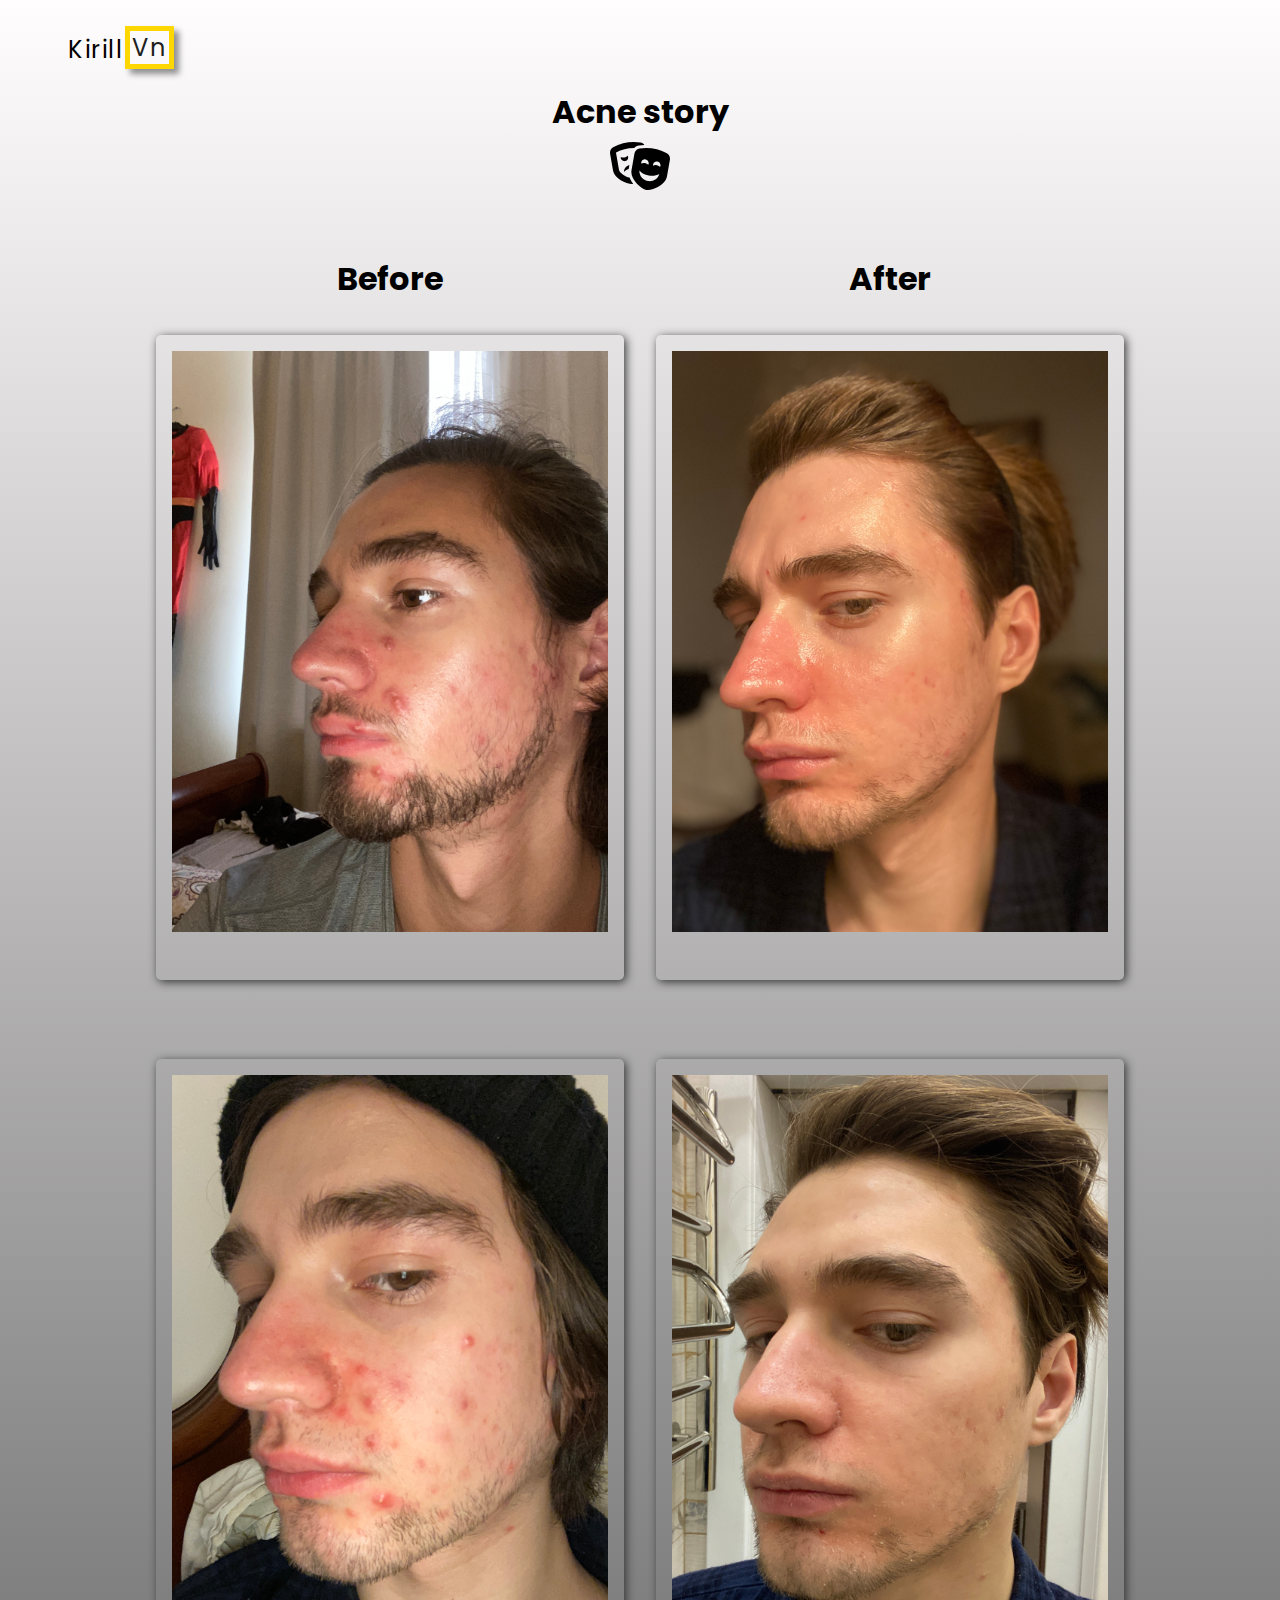
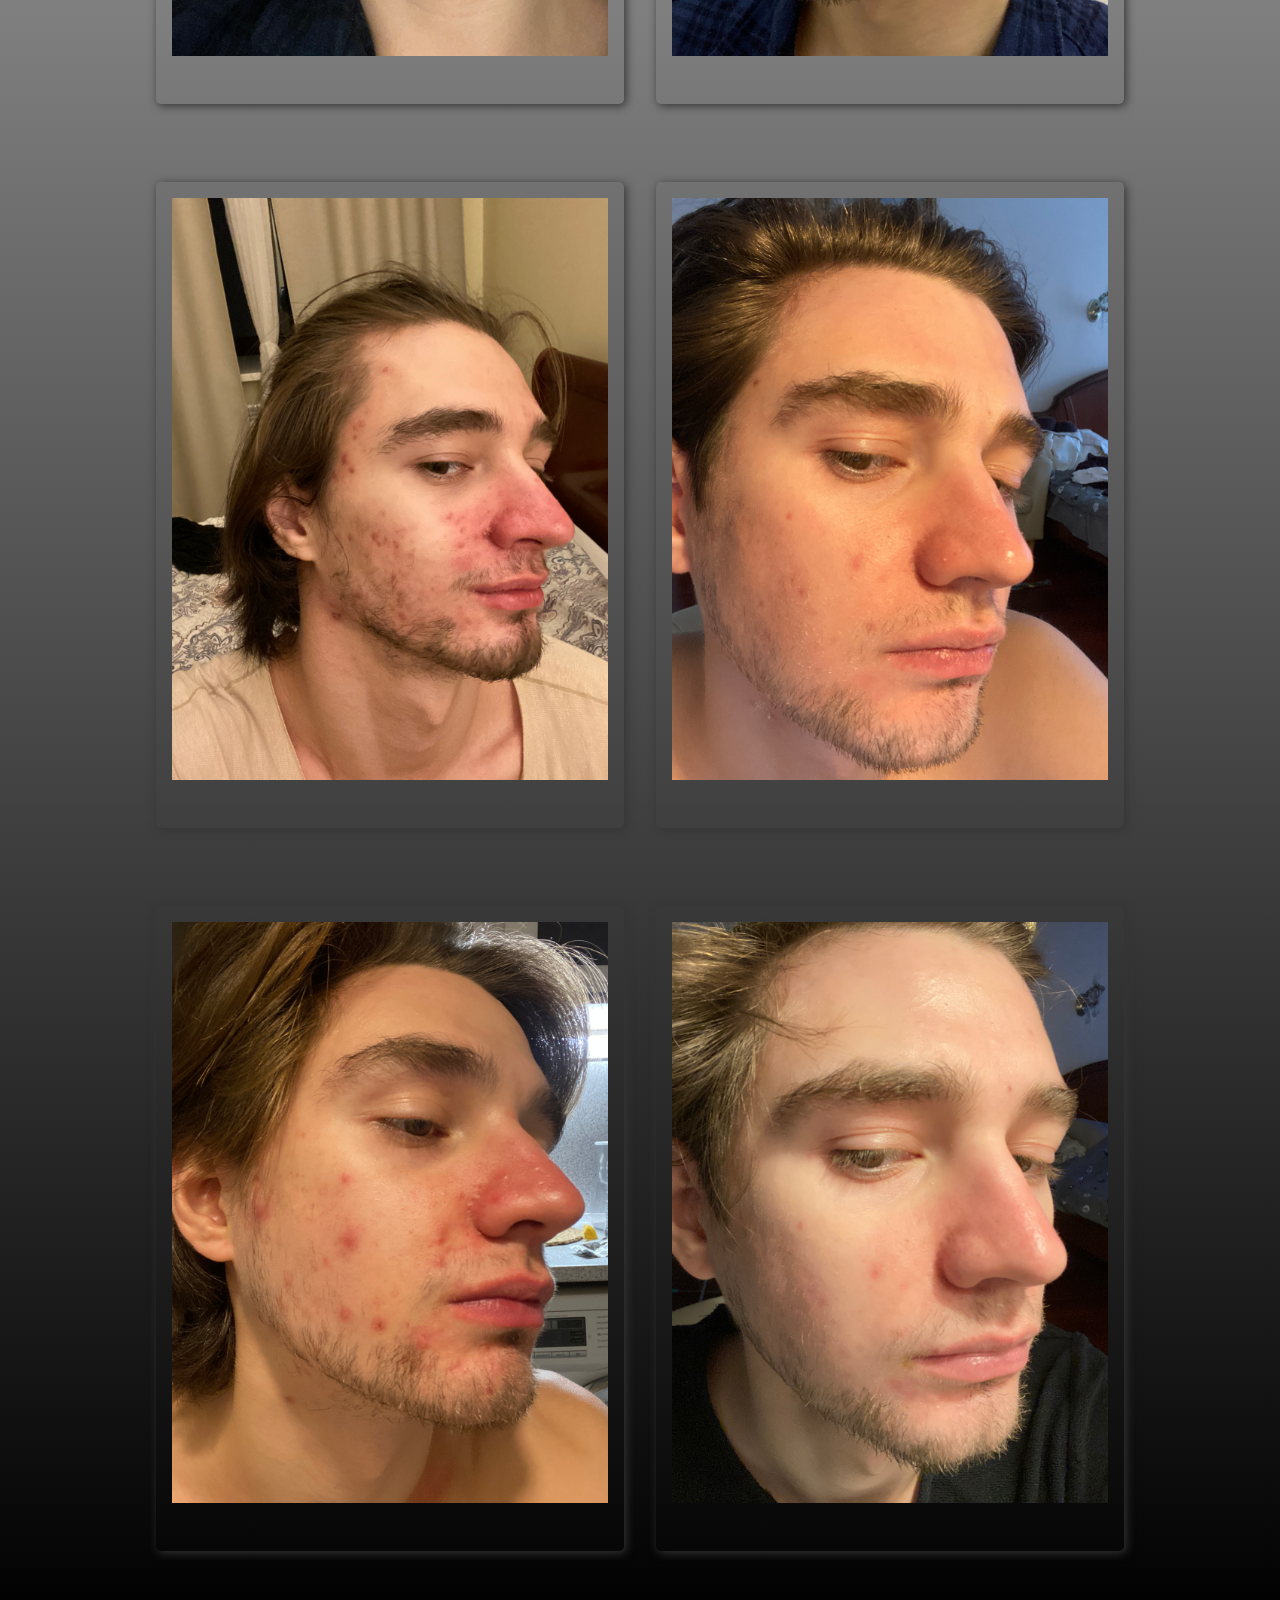
<file: acne.html>
<!DOCTYPE html>
<html lang="en">
<head>
    <meta charset="UTF-8">
    <meta http-equiv="X-UA-Compatible" content="IE=edge">
    <meta name="viewport" content="width=device-width, initial-scale=1.0">
    <title>Acne</title>
    <link rel="stylesheet" href="css/styles.css">
</head>
<body>
    <header class="acne">
        <a href="index.html" class="logo">Kirill<span>Vn</span></a>
        <h1 class="acne-title">Acne story</h1>
        <img class="icon" src="icons/masks-theater-solid.svg" alt="">

    </header>
    <div class="container">
        <main class="acne-story">
            <div class="acne-before">
                <h2 class="acne-title">Before</h2>
                <ul class="acne-ul">
                    <li class="acne-li"><img src="acne-img/before1.jpeg" alt="" class="acne-img"></li>
                    <li class="acne-li"><img src="acne-img/before2.jpeg" alt="" class="acne-img"></li>
                    <li class="acne-li"><img src="acne-img/before3.jpeg" alt="" class="acne-img"></li>
                    <li class="acne-li"><img src="acne-img/before4.jpeg" alt="" class="acne-img"></li>
                </ul>
            </div>
            <div class="acne-after">
                <h2 class="acne-title">After</h2>
                <ul class="acne-ul">
                    <li class="acne-li"><img src="acne-img/after1.JPG" alt="" class="acne-img"></li>
                    <li class="acne-li"><img src="acne-img/after2.JPG" alt="" class="acne-img"></li>
                    <li class="acne-li"><img src="acne-img/after3.JPG" alt="" class="acne-img"></li>
                    <li class="acne-li"><img src="acne-img/after5.JPG" alt="" class="acne-img"></li>
                </ul>
            </div>
        </main>
    </div>
    
</body>
</html>
</file>
<file: css/styles.css>
@import url("https://fonts.googleapis.com/css2?family=Open+Sans:wght@700&family=Poppins:ital,wght@0,300;0,400;0,700;1,200;1,300&display=swap");

body {
  font-family: "Open Sans", sans-serif;
  font-family: "Poppins", sans-serif;
  margin: 0;
  padding: 0;
  background: linear-gradient(rgb(255, 253, 253), rgb(0, 0, 0));
  position: relative;
  z-index: 2;
}
.wrapper {

  
  margin: 0 auto;
}

* {
  box-sizing: border-box;
}
.icon {
  width: 60px;
  height: 60px;
  display: block;
  margin: 0 auto;
}

header {
  padding: 2em;
  position: relative;
  z-index: 99;
}
.menu {
  display: flex;
  justify-content: space-between;
  align-items: unset;
}

ul {
  max-width: 100%;
  display: inline-block;
  text-align: right;
}
li {
  padding: 0 1rem;
  display: inline-block;
  list-style: none;
  text-decoration: none;
  font-size: 1.2rem;
}
li:hover {
  transform: scale(1.1);
  transition: 0.1s;
}

a {
  text-decoration: none;
  color: #fff;
}

a.logo {
  font-size: 1.5em;
  font-weight: 400;
  margin-left: 1.5em;
  margin-top: 0.5em;
  color: initial;
  letter-spacing: 1.5px;
}
a.logo:active {
  text-shadow: 2px 2px 2px rgb(192, 192, 192);
}

a.menu-nav {
  padding: 0 10px;
  color: initial;
  letter-spacing: 3px;
}
a.menu-nav:hover {
  border-bottom: 2px solid black;
  transition: 0.1s;
  color: rgb(92, 92, 92);
}
a.menu-nav:active {
  color: black;
}

span {
  color: rgb(32, 32, 32);
  padding: 0 2px;
  font-weight: 400;
  margin: 0.1em;
  position: relative;
  top: -2px;
  border: 5px solid rgb(255,215,0);
  box-shadow: 5px 5px 6px rgb(143, 143, 143);
}
span:active {
  box-shadow: 5px 5px 6px rgb(43, 43, 43);
}

.container {
  width: 1000px;
  max-width: 100%;
  margin: 0 auto;
}
.main {
  text-align: center;
  padding: 2em;
  color: white;
  font-size: 1.1em;
  height: 80vh;
}

.content-img {
  max-width: 100%;
  position: absolute;
  top: 0;
  left: 0;
  margin-right: 1em;
  box-shadow: 0 4px 8px 0 rgba(0, 0, 0, 0.2), 0 6px 20px 0 rgba(0, 0, 0, 0.19);
}

.content-title {
  margin: 5rem 2rem 5rem auto;
  line-height: 1.7;
  position: relative;
  z-index: 99;
  width: 20%;
  font-size: 3.5rem;
  font-family: "Questrial", sans-serif;
  letter-spacing: 10px;
  text-transform: uppercase;
}
span.font {
  font-family:    "GFS Didot", serif;
  font-weight: 700;
}
.position {
  font-size: 1.5rem;
  color: rgb(27, 27, 27);
}
p.content-info {
  margin: 1rem;
  border: 2px solid rgb(255, 248, 248);
  padding: 0 2rem 2rem 2rem;
  border-radius: 15px;
  color: rgb(255, 255, 255);
}

/* acne==============
======================= */
a.logo {
  font-size: 1.5em;
  font-weight: 400;
  margin-left: 1.5em;
  margin-top: 0.5em;
}
a.logo:active {
  text-shadow: 2px 2px 2px rgb(192, 192, 192);
}

.acne-title {
  text-align: center;
  font-size: 2rem;
  margin-bottom: 0;
}

.acne-story {
  min-height: 1000px;
  display: grid;
  grid-template-columns: 1fr 1fr;
}

.acne-ul {
  padding: 0;
  display: flex;
  flex-direction: column;
}
.acne-li {
  padding: 1rem;
  margin: 0 auto;
}

.acne-img {
  max-width: 100%;
  padding: 1rem;
  padding-bottom: 3rem;
  border-radius: 5px;
  box-shadow: 2px 2px 10px rgb(53, 53, 53);
  margin-bottom: 2em;
}
.menu-appear {
  display: none;
}
.icon-menu {
  display: none;
}

@media only screen and (max-width: 760px) {
  .wrapper {
    width: 100%;
  }
  body {
    font-family: "Open Sans", sans-serif;
    font-family: "Poppins", sans-serif;
    margin: 0;
    padding: 0;
    background: linear-gradient(
      rgb(255, 255, 255),
      rgb(138, 138, 138),
      rgb(168, 168, 168),
      rgb(146, 144, 144),
      rgb(136, 136, 136)
    );
  }
  body,
  h1,
  h2,
  ul,
  li {
    padding: 0;
    margin: 0;
  }

  section {
    min-height: 700px
  }

  header {
    padding: 0;
    position: relative;
    z-index: 99;
  }
  .acne-title {
    font-size: 1rem;
    margin-top: 3rem;
  }
  a.logo {
    display: block;
    position: relative;
    top: 0;
    left: 0;
    font-size: 1rem;
    padding: 0.3rem;
    margin: 0.3rem;

    font-weight: 400;
  }

  header.acne {
    padding: 0;
  }

  .icon {
    width: 30px;
    height: 30px;
    display: block;
    margin: 0 auto;
  }

  .content-title {
    position: relative;
    z-index: 1;
    right: 0;
    width: 20%;
    font-size: 1.5rem;
    line-height: 1.5;
    margin: 1rem 4rem 0 auto;
    padding-top: 0;
  }
  /* POSITION ABSOLUTE CHANGE #1 */
  .content-img {
    width: 100%;
    padding: 0;
    margin: 0;
    margin-bottom: 1rem;
    position: absolute;
    top: 0;
    left: 0;
    box-shadow: 0 4px 8px 0 rgba(0, 0, 0, 0.2), 0 6px 20px 0 rgba(0, 0, 0, 0.19);
  }
  .main {
    text-align: center;
    padding: 0;
    color: white;
    font-size: 1.1em;
  }
  .menu {
  }
  .menu-list {
    display: none;
  }

  .icon-menu {
    width: 20px;
    margin-right: 1rem;
    cursor: pointer;
    display: block;
  }

  p.content-info {
    border: 2px solid rgb(255, 248, 248);
    padding: 0.3rem;
    border-radius: 15px;
    color: rgb(255, 255, 255);
  }

  .menu-appear {
    display: none;
    position: fixed;
    padding: 1rem 2rem;
    text-align: right;
    width: 60%;
    top: 0;
    right: 0;
    height: 100vh;
    background-color: rgb(43, 43, 43);
    color: rgb(255, 255, 255);
    padding-top: 2rem;
    z-index: 999;
  }
  .list-item {
    padding-right: .7rem;
    display: block;
    margin-top: 2rem;
    font-size: 1.5rem;
    border-bottom: .1rem solid rgb(255,215,0);
    border-right: .1rem solid rgb(255,215,0);
  }
  .list-item:nth-child(2) {
    margin-top: 3rem;
  }
  .exit-btn {
    position: absolute;
    top: 1rem;
    right: 1rem;
    cursor: pointer;
  }
  .btn-appear {
    display: block;
  }
  p {
    float: left;
  }
}
</file>
